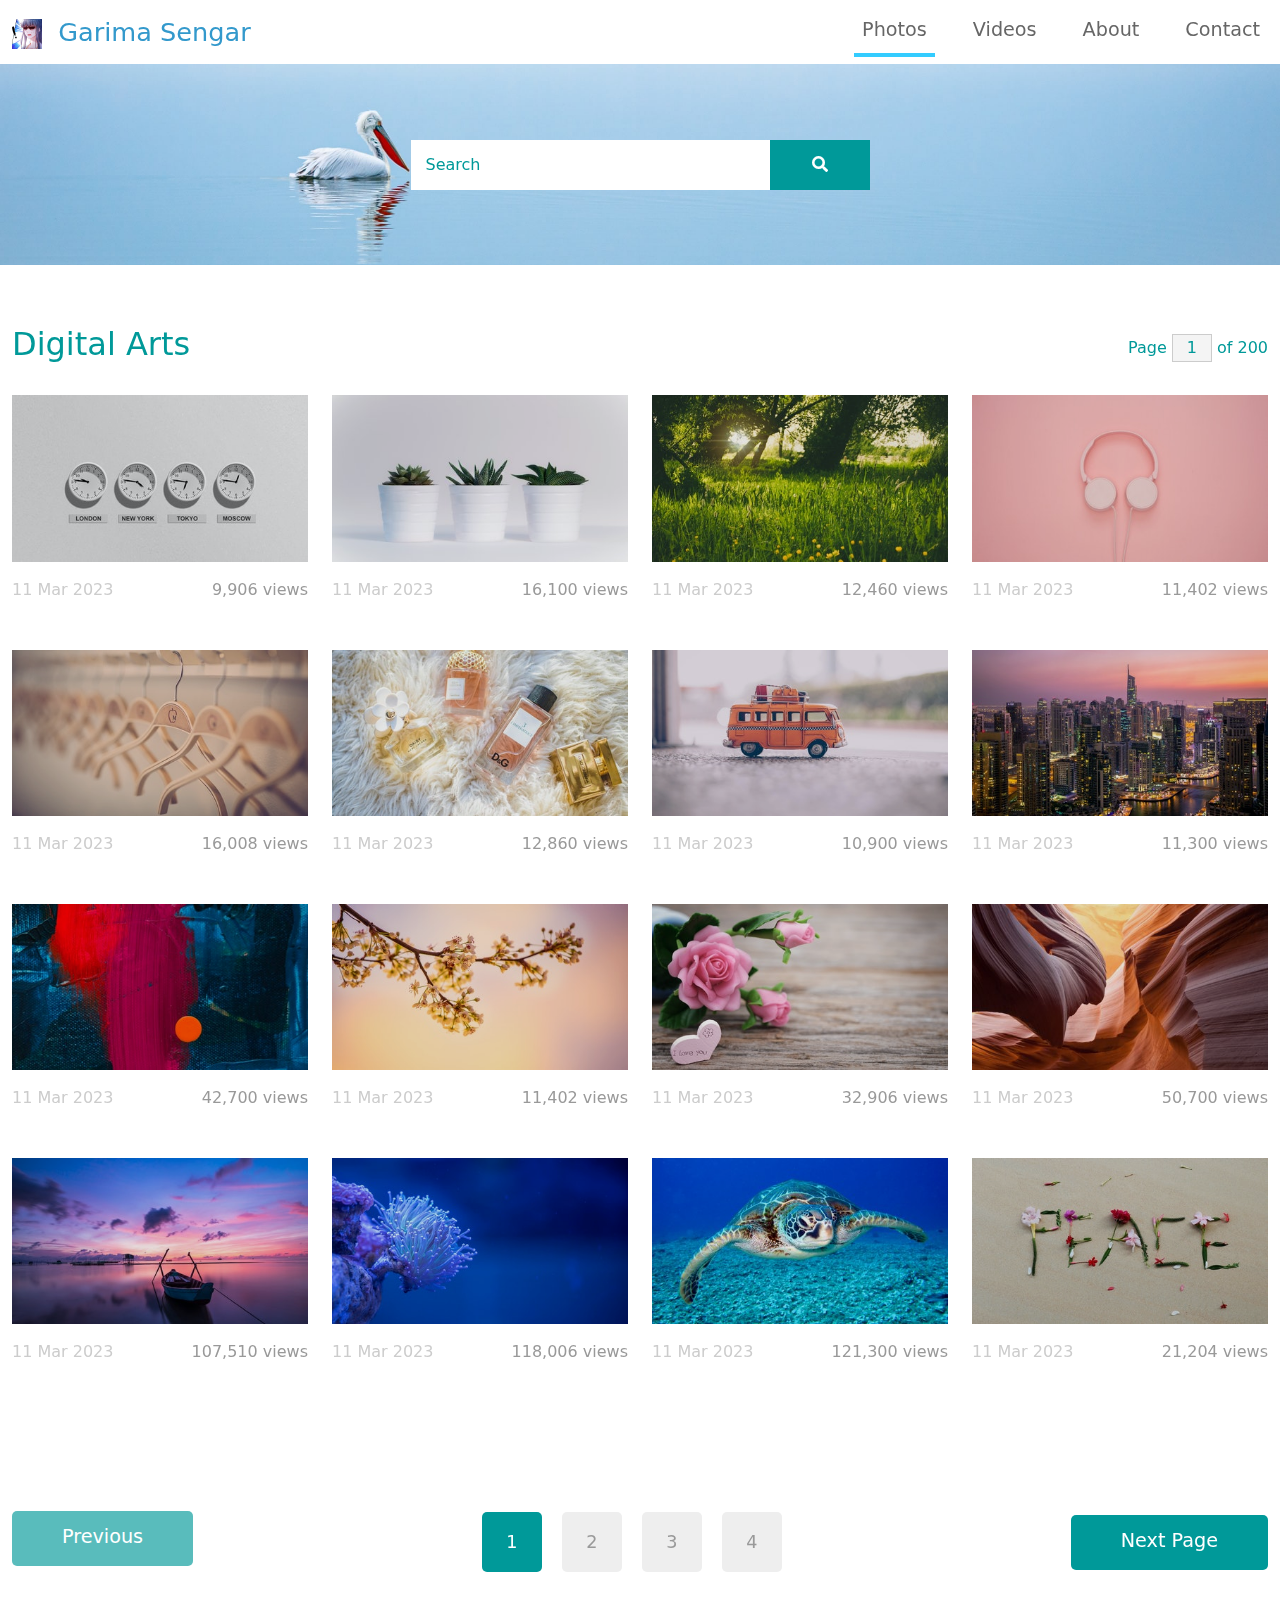
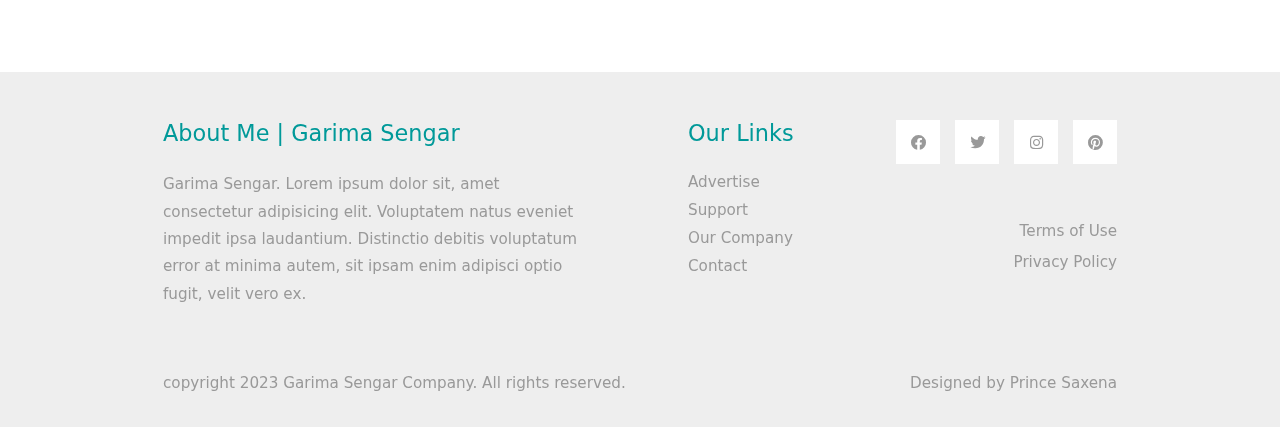
<file: index.html>
<!DOCTYPE html>
<html lang="en">
<head>
    <meta charset="UTF-8">
    <meta name="viewport" content="width=device-width, initial-scale=1.0">
    <title>Garima Sengar | Graphics Designer</title>
    <link rel="stylesheet" href="css/bootstrap.min.css">
    <link rel="stylesheet" href="fontawesome/css/all.min.css">
    <link rel="stylesheet" href="css/templatemo-style.css">

</head>
<body>
    <!-- Page Loader -->
    <div id="loader-wrapper">
        <div id="loader"></div>

        <div class="loader-section section-left"></div>
        <div class="loader-section section-right"></div>

    </div>
    <nav class="navbar navbar-expand-lg">
        <div class="container-fluid">
            <a class="navbar-brand" href="#">
                <img class="mr-2" width="30" height="30" src="img/garima_anim.jpg" alt="Logo"/>
                Garima Sengar
            </a>
            <button class="navbar-toggler" type="button" data-toggle="collapse" data-target="#navbarSupportedContent" aria-controls="navbarSupportedContent" aria-expanded="false" aria-label="Toggle navigation">
                <i class="fas fa-bars"></i>
            </button>
            <div class="collapse navbar-collapse" id="navbarSupportedContent">
            <ul class="navbar-nav ml-auto mb-2 mb-lg-0">
                <li class="nav-item">
                    <a class="nav-link nav-link-1 active" aria-current="page" href="index.html">Photos</a>
                </li>
                <li class="nav-item">
                    <a class="nav-link nav-link-2" href="videos.html">Videos</a>
                </li>
                <li class="nav-item">
                    <a class="nav-link nav-link-3" href="about.html">About</a>
                </li>
                <li class="nav-item">
                    <a class="nav-link nav-link-4" href="contact.html">Contact</a>
                </li>
            </ul>
            </div>
        </div>
    </nav>

    <div class="tm-hero d-flex justify-content-center align-items-center" data-parallax="scroll" data-image-src="img/hero.jpg">
        <form class="d-flex tm-search-form">
            <input class="form-control tm-search-input" type="search" placeholder="Search" aria-label="Search">
            <button class="btn btn-outline-success tm-search-btn" type="submit">
                <i class="fas fa-search"></i>
            </button>
        </form>
    </div>

    <div class="container-fluid tm-container-content tm-mt-60">
        <div class="row mb-4">
            <h2 class="col-6 tm-text-primary">
                Digital Arts
            </h2>
            <div class="col-6 d-flex justify-content-end align-items-center">
                <form action="" class="tm-text-primary">
                    Page <input type="text" value="1" size="1" class="tm-input-paging tm-text-primary"> of 200
                </form>
            </div>
        </div>
        <div class="row tm-mb-90 tm-gallery">
        	<div class="col-xl-3 col-lg-4 col-md-6 col-sm-6 col-12 mb-5">
                <figure class="effect-ming tm-video-item">
                    <img src="img/img-03.jpg" alt="Image" class="img-fluid">
                    <figcaption class="d-flex align-items-center justify-content-center">
                        <h2>Clocks</h2>
                        <a href="photo-detail.html">View more</a>
                    </figcaption>                    
                </figure>
                <div class="d-flex justify-content-between tm-text-gray">
                    <span class="tm-text-gray-light">11 Mar 2023</span>
                    <span>9,906 views</span>
                </div>
            </div>
            <div class="col-xl-3 col-lg-4 col-md-6 col-sm-6 col-12 mb-5">
                <figure class="effect-ming tm-video-item">
                    <img src="img/img-04.jpg" alt="Image" class="img-fluid">
                    <figcaption class="d-flex align-items-center justify-content-center">
                        <h2>Plants</h2>
                        <a href="photo-detail.html">View more</a>
                    </figcaption>                    
                </figure>
                <div class="d-flex justify-content-between tm-text-gray">
                    <span class="tm-text-gray-light">11 Mar 2023</span>
                    <span>16,100 views</span>
                </div>
            </div>
            <div class="col-xl-3 col-lg-4 col-md-6 col-sm-6 col-12 mb-5">
                <figure class="effect-ming tm-video-item">
                    <img src="img/img-05.jpg" alt="Image" class="img-fluid">
                    <figcaption class="d-flex align-items-center justify-content-center">
                        <h2>Morning</h2>
                        <a href="photo-detail.html">View more</a>
                    </figcaption>                    
                </figure>
                <div class="d-flex justify-content-between tm-text-gray">
                    <span class="tm-text-gray-light">11 Mar 2023</span>
                    <span>12,460 views</span>
                </div>
            </div>
            <div class="col-xl-3 col-lg-4 col-md-6 col-sm-6 col-12 mb-5">
                <figure class="effect-ming tm-video-item">
                    <img src="img/img-06.jpg" alt="Image" class="img-fluid">
                    <figcaption class="d-flex align-items-center justify-content-center">
                        <h2>Pinky</h2>
                        <a href="photo-detail.html">View more</a>
                    </figcaption>                    
                </figure>
                <div class="d-flex justify-content-between tm-text-gray">
                    <span class="tm-text-gray-light">11 Mar 2023</span>
                    <span>11,402 views</span>
                </div>
            </div>
            
            <div class="col-xl-3 col-lg-4 col-md-6 col-sm-6 col-12 mb-5">
                <figure class="effect-ming tm-video-item">
                    <img src="img/img-01.jpg" alt="Image" class="img-fluid">
                    <figcaption class="d-flex align-items-center justify-content-center">
                        <h2>Hangers</h2>
                        <a href="photo-detail.html">View more</a>
                    </figcaption>                    
                </figure>
                <div class="d-flex justify-content-between tm-text-gray">
                    <span class="tm-text-gray-light">11 Mar 2023</span>
                    <span>16,008 views</span>
                </div>
            </div>
            <div class="col-xl-3 col-lg-4 col-md-6 col-sm-6 col-12 mb-5">
                <figure class="effect-ming tm-video-item">
                    <img src="img/img-02.jpg" alt="Image" class="img-fluid">
                    <figcaption class="d-flex align-items-center justify-content-center">
                        <h2>Perfumes</h2>
                        <a href="photo-detail.html">View more</a>
                    </figcaption>                    
                </figure>
                <div class="d-flex justify-content-between tm-text-gray">
                    <span class="tm-text-gray-light">11 Mar 2023</span>
                    <span>12,860 views</span>
                </div>
            </div>
            <div class="col-xl-3 col-lg-4 col-md-6 col-sm-6 col-12 mb-5">
                <figure class="effect-ming tm-video-item">
                    <img src="img/img-07.jpg" alt="Image" class="img-fluid">
                    <figcaption class="d-flex align-items-center justify-content-center">
                        <h2>Bus</h2>
                        <a href="photo-detail.html">View more</a>
                    </figcaption>                    
                </figure>
                <div class="d-flex justify-content-between tm-text-gray">
                    <span class="tm-text-gray-light">11 Mar 2023</span>
                    <span>10,900 views</span>
                </div>
            </div>
            <div class="col-xl-3 col-lg-4 col-md-6 col-sm-6 col-12 mb-5">
                <figure class="effect-ming tm-video-item">
                    <img src="img/img-08.jpg" alt="Image" class="img-fluid">
                    <figcaption class="d-flex align-items-center justify-content-center">
                        <h2>New York</h2>
                        <a href="photo-detail.html">View more</a>
                    </figcaption>                    
                </figure>
                <div class="d-flex justify-content-between tm-text-gray">
                    <span class="tm-text-gray-light">11 Mar 2023</span>
                    <span>11,300 views</span>
                </div>
            </div>
            <div class="col-xl-3 col-lg-4 col-md-6 col-sm-6 col-12 mb-5">
                <figure class="effect-ming tm-video-item">
                    <img src="img/img-09.jpg" alt="Image" class="img-fluid">
                    <figcaption class="d-flex align-items-center justify-content-center">
                        <h2>Abstract</h2>
                        <a href="photo-detail.html">View more</a>
                    </figcaption>                    
                </figure>
                <div class="d-flex justify-content-between tm-text-gray">
                    <span class="tm-text-gray-light">11 Mar 2023</span>
                    <span>42,700 views</span>
                </div>
            </div>
            <div class="col-xl-3 col-lg-4 col-md-6 col-sm-6 col-12 mb-5">
                <figure class="effect-ming tm-video-item">
                    <img src="img/img-10.jpg" alt="Image" class="img-fluid">
                    <figcaption class="d-flex align-items-center justify-content-center">
                        <h2>Flowers</h2>
                        <a href="photo-detail.html">View more</a>
                    </figcaption>                    
                </figure>
                <div class="d-flex justify-content-between tm-text-gray">
                    <span class="tm-text-gray-light">11 Mar 2023</span>
                    <span>11,402 views</span>
                </div>
            </div>
            <div class="col-xl-3 col-lg-4 col-md-6 col-sm-6 col-12 mb-5">
                <figure class="effect-ming tm-video-item">
                    <img src="img/img-11.jpg" alt="Image" class="img-fluid">
                    <figcaption class="d-flex align-items-center justify-content-center">
                        <h2>Rosy</h2>
                        <a href="photo-detail.html">View more</a>
                    </figcaption>                    
                </figure>
                <div class="d-flex justify-content-between tm-text-gray">
                    <span class="tm-text-gray-light">11 Mar 2023</span>
                    <span>32,906 views</span>
                </div>
            </div>
            <div class="col-xl-3 col-lg-4 col-md-6 col-sm-6 col-12 mb-5">
                <figure class="effect-ming tm-video-item">
                    <img src="img/img-12.jpg" alt="Image" class="img-fluid">
                    <figcaption class="d-flex align-items-center justify-content-center">
                        <h2>Rocki</h2>
                        <a href="photo-detail.html">View more</a>
                    </figcaption>                    
                </figure>
                <div class="d-flex justify-content-between tm-text-gray">
                    <span class="tm-text-gray-light">11 Mar 2023</span>
                    <span>50,700 views</span>
                </div>
            </div>
            <div class="col-xl-3 col-lg-4 col-md-6 col-sm-6 col-12 mb-5">
                <figure class="effect-ming tm-video-item">
                    <img src="img/img-13.jpg" alt="Image" class="img-fluid">
                    <figcaption class="d-flex align-items-center justify-content-center">
                        <h2>Purple</h2>
                        <a href="photo-detail.html">View more</a>
                    </figcaption>                    
                </figure>
                <div class="d-flex justify-content-between tm-text-gray">
                    <span class="tm-text-gray-light">11 Mar 2023</span>
                    <span>107,510 views</span>
                </div>
            </div>
            <div class="col-xl-3 col-lg-4 col-md-6 col-sm-6 col-12 mb-5">
                <figure class="effect-ming tm-video-item">
                    <img src="img/img-14.jpg" alt="Image" class="img-fluid">
                    <figcaption class="d-flex align-items-center justify-content-center">
                        <h2>Sea</h2>
                        <a href="photo-detail.html">View more</a>
                    </figcaption>                    
                </figure>
                <div class="d-flex justify-content-between tm-text-gray">
                    <span class="tm-text-gray-light">11 Mar 2023</span>
                    <span>118,006 views</span>
                </div>
            </div>
            <div class="col-xl-3 col-lg-4 col-md-6 col-sm-6 col-12 mb-5">
                <figure class="effect-ming tm-video-item">
                    <img src="img/img-15.jpg" alt="Image" class="img-fluid">
                    <figcaption class="d-flex align-items-center justify-content-center">
                        <h2>Turtle</h2>
                        <a href="photo-detail.html">View more</a>
                    </figcaption>                    
                </figure>
                <div class="d-flex justify-content-between tm-text-gray">
                    <span class="tm-text-gray-light">11 Mar 2023</span>
                    <span>121,300 views</span>
                </div>
            </div>
            <div class="col-xl-3 col-lg-4 col-md-6 col-sm-6 col-12 mb-5">
                <figure class="effect-ming tm-video-item">
                    <img src="img/img-16.jpg" alt="Image" class="img-fluid">
                    <figcaption class="d-flex align-items-center justify-content-center">
                        <h2>Peace</h2>
                        <a href="photo-detail.html">View more</a>
                    </figcaption>                    
                </figure>
                <div class="d-flex justify-content-between tm-text-gray">
                    <span class="tm-text-gray-light">11 Mar 2023</span>
                    <span>21,204 views</span>
                </div>
            </div>         
        </div> <!-- row -->
        <div class="row tm-mb-90">
            <div class="col-12 d-flex justify-content-between align-items-center tm-paging-col">
                <a href="javascript:void(0);" class="btn btn-primary tm-btn-prev mb-2 disabled">Previous</a>
                <div class="tm-paging d-flex">
                    <a href="javascript:void(0);" class="active tm-paging-link">1</a>
                    <a href="javascript:void(0);" class="tm-paging-link">2</a>
                    <a href="javascript:void(0);" class="tm-paging-link">3</a>
                    <a href="javascript:void(0);" class="tm-paging-link">4</a>
                </div>
                <a href="javascript:void(0);" class="btn btn-primary tm-btn-next">Next Page</a>
            </div>            
        </div>
    </div> <!-- container-fluid, tm-container-content -->

    <footer class="tm-bg-gray pt-5 pb-3 tm-text-gray tm-footer">
        <div class="container-fluid tm-container-small">
            <div class="row">
                <div class="col-lg-6 col-md-12 col-12 px-5 mb-5">
                    <h3 class="tm-text-primary mb-4 tm-footer-title">About Me | Garima Sengar</h3>
                    <p>Garima Sengar. Lorem ipsum dolor sit, amet consectetur adipisicing elit.
                        Voluptatem natus eveniet impedit ipsa laudantium. Distinctio debitis voluptatum
                        error at minima autem, sit ipsam enim adipisci optio fugit, velit vero ex.</p>
                </div>
                <div class="col-lg-3 col-md-6 col-sm-6 col-12 px-5 mb-5">
                    <h3 class="tm-text-primary mb-4 tm-footer-title">Our Links</h3>
                    <ul class="tm-footer-links pl-0">
                        <li><a href="#">Advertise</a></li>
                        <li><a href="#">Support</a></li>
                        <li><a href="#">Our Company</a></li>
                        <li><a href="#">Contact</a></li>
                    </ul>
                </div>
                <div class="col-lg-3 col-md-6 col-sm-6 col-12 px-5 mb-5">
                    <ul class="tm-social-links d-flex justify-content-end pl-0 mb-5">
                        <li class="mb-2"><a href="https://facebook.com"><i class="fab fa-facebook"></i></a></li>
                        <li class="mb-2"><a href="https://twitter.com"><i class="fab fa-twitter"></i></a></li>
                        <li class="mb-2"><a href="https://instagram.com"><i class="fab fa-instagram"></i></a></li>
                        <li class="mb-2"><a href="https://pinterest.com"><i class="fab fa-pinterest"></i></a></li>
                    </ul>
                    <a href="#" class="tm-text-gray text-right d-block mb-2">Terms of Use</a>
                    <a href="#" class="tm-text-gray text-right d-block">Privacy Policy</a>
                </div>
            </div>
            <div class="row">
                <div class="col-lg-8 col-md-7 col-12 px-5 mb-3">
                    copyright 2023 Garima Sengar Company. All rights reserved.
                </div>
                <div class="col-lg-4 col-md-5 col-12 px-5 text-right">
                    Designed by <a href="https://www.linkedin.com/in/prince-saxena-250198140/" class="tm-text-gray" rel="sponsored" target="_parent">Prince Saxena </a>
                </div>
            </div>
        </div>
    </footer>
    
    <script src="js/plugins.js"></script>
    <script>
        $(window).on("load", function() {
            $('body').addClass('loaded');
        });
    </script>
</body>
</html>
</file>
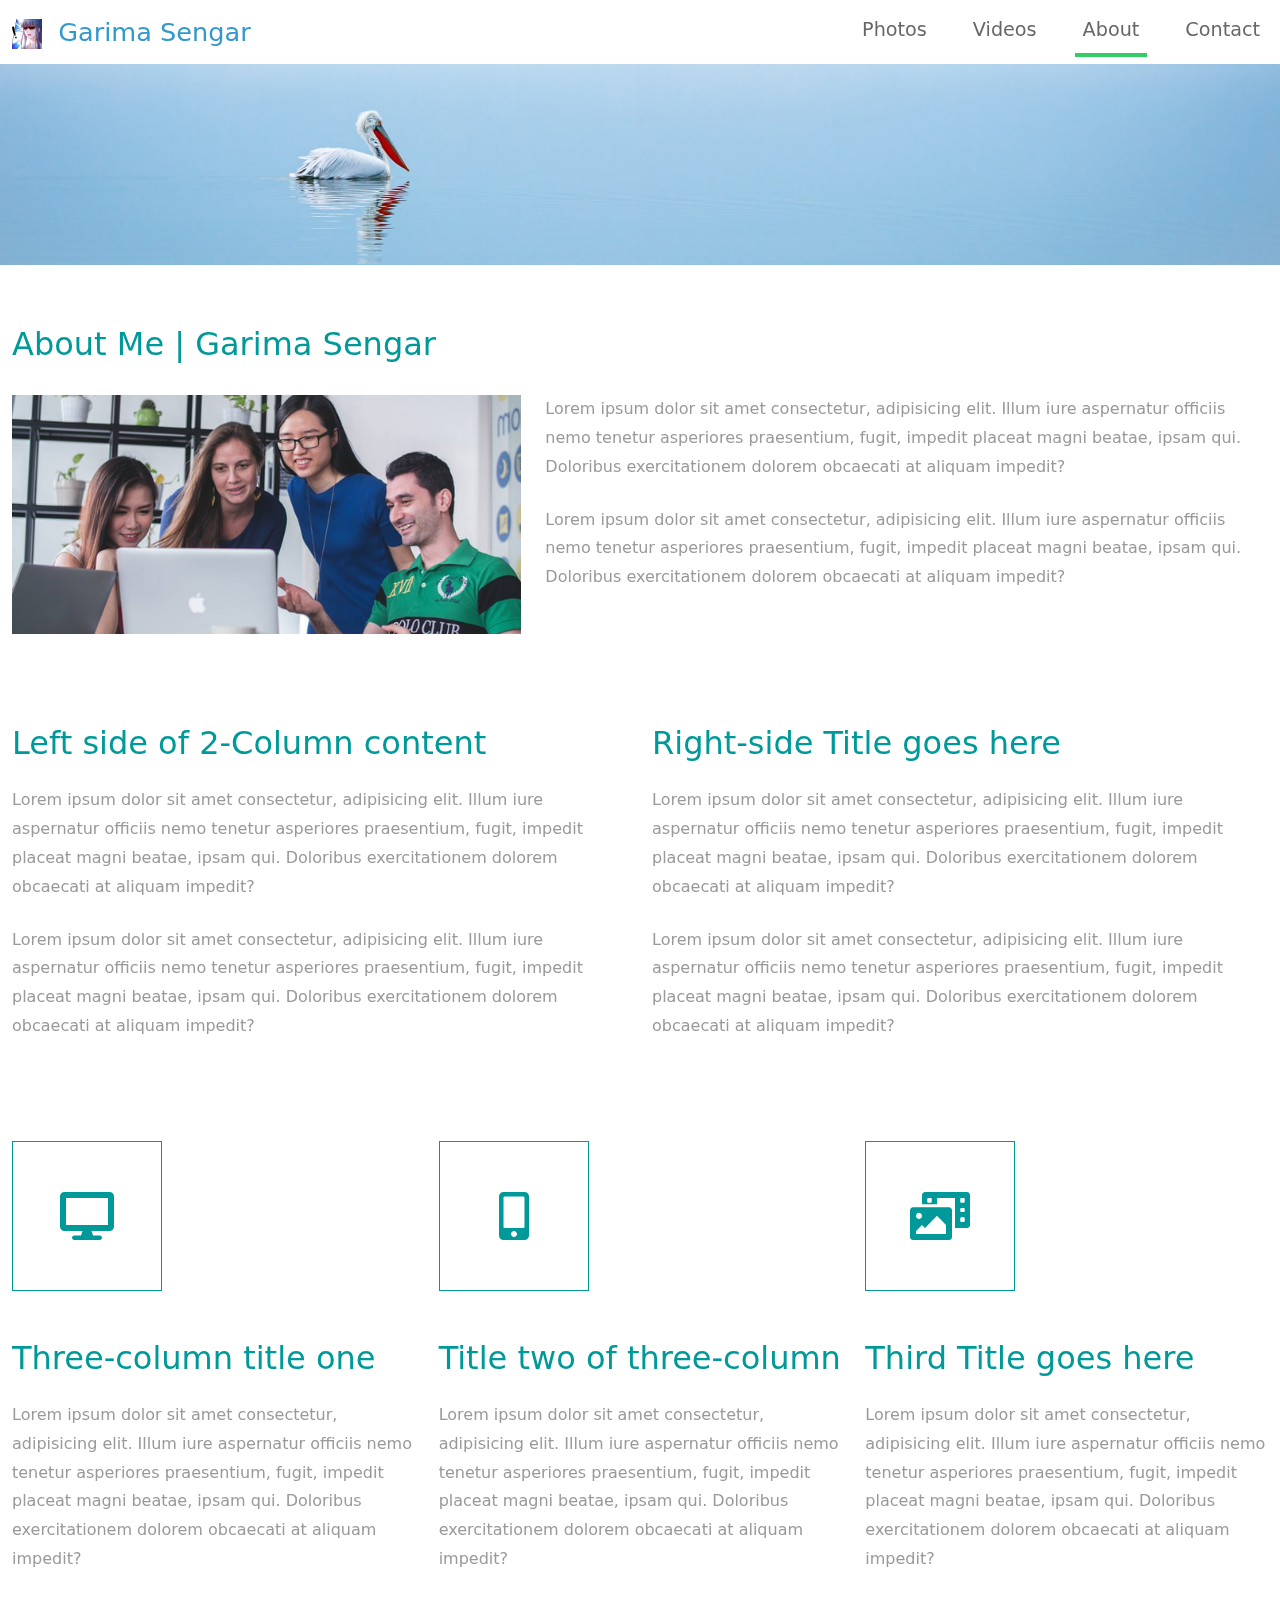
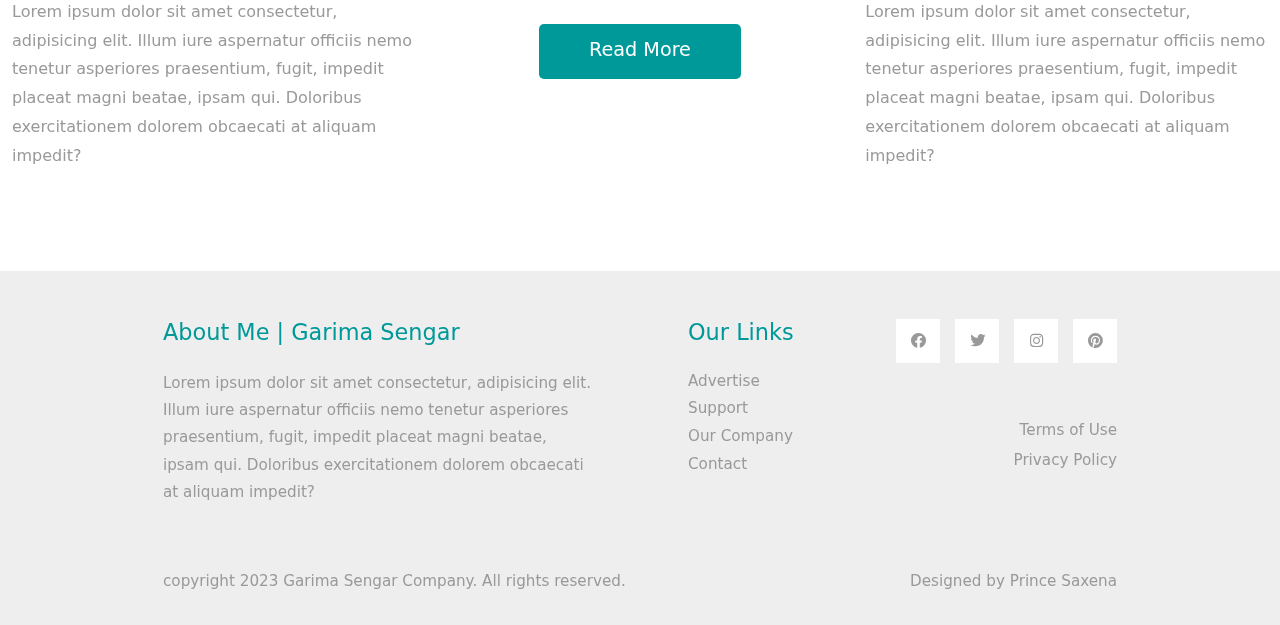
<file: about.html>
<!DOCTYPE html>
<html lang="en">
<head>
    <meta charset="UTF-8">
    <meta name="viewport" content="width=device-width, initial-scale=1.0">
    <title>About Me | Garima Sengar</title>
    <link rel="stylesheet" href="css/bootstrap.min.css">
    <link rel="stylesheet" href="fontawesome/css/all.min.css">
    <link rel="stylesheet" href="css/templatemo-style.css">
</head>
<body>
    <!-- Page Loader -->
    <div id="loader-wrapper">
        <div id="loader"></div>

        <div class="loader-section section-left"></div>
        <div class="loader-section section-right"></div>

    </div>
    <nav class="navbar navbar-expand-lg">
        <div class="container-fluid">
            <a class="navbar-brand" href="index.html">
                <img class="mr-2" width="30" height="30" src="img/garima_anim.jpg" alt="Logo"/>
                Garima Sengar
            </a>
            <button class="navbar-toggler" type="button" data-toggle="collapse" data-target="#navbarSupportedContent" aria-controls="navbarSupportedContent" aria-expanded="false" aria-label="Toggle navigation">
                <i class="fas fa-bars"></i>
            </button>
            <div class="collapse navbar-collapse" id="navbarSupportedContent">
            <ul class="navbar-nav ml-auto mb-2 mb-lg-0">
                <li class="nav-item">
                    <a class="nav-link nav-link-1" href="index.html">Photos</a>
                </li>
                <li class="nav-item">
                    <a class="nav-link nav-link-2" href="videos.html">Videos</a>
                </li>
                <li class="nav-item">
                    <a class="nav-link nav-link-3 active" aria-current="page" href="about.html">About</a>
                </li>
                <li class="nav-item">
                    <a class="nav-link nav-link-4" href="contact.html">Contact</a>
                </li>
            </ul>
            </div>
        </div>
    </nav>

    <div class="tm-hero d-flex justify-content-center align-items-center" data-parallax="scroll" data-image-src="img/hero.jpg"></div>

    <div class="container-fluid tm-mt-60">
        <div class="row mb-4">
            <h2 class="col-12 tm-text-primary">
                About Me | Garima Sengar
            </h2>
        </div>
        <div class="row tm-mb-74 tm-row-1640">            
            <div class="col-lg-5 col-md-6 col-12 mb-3">
                <img src="img/about.jpg" alt="Image" class="img-fluid">
            </div>
            <div class="col-lg-7 col-md-6 col-12">
                <div class="tm-about-img-text">
                    <p class="mb-4">
                   Lorem ipsum dolor sit amet consectetur, adipisicing elit.
                   Illum iure aspernatur officiis nemo tenetur asperiores praesentium, fugit,
                   impedit placeat magni beatae, ipsam qui. Doloribus exercitationem dolorem obcaecati at aliquam impedit?</p>
                    <p>
                        Lorem ipsum dolor sit amet consectetur, adipisicing elit.
                   Illum iure aspernatur officiis nemo tenetur asperiores praesentium, fugit,
                   impedit placeat magni beatae, ipsam qui. Doloribus exercitationem dolorem obcaecati at aliquam impedit?</p>
                </div>                
            </div>
        </div>
        <div class="row tm-mb-50">
            <div class="col-md-6 col-12">
                <div class="tm-about-2-col">
                    <h2 class="tm-text-primary mb-4">
                        Left side of 2-Column content
                    </h2>
                    <p class="mb-4">
                        Lorem ipsum dolor sit amet consectetur, adipisicing elit.
                   Illum iure aspernatur officiis nemo tenetur asperiores praesentium, fugit,
                   impedit placeat magni beatae, ipsam qui. Doloribus exercitationem dolorem obcaecati at aliquam impedit?</p>
                    <p>
                        Lorem ipsum dolor sit amet consectetur, adipisicing elit.
                   Illum iure aspernatur officiis nemo tenetur asperiores praesentium, fugit,
                   impedit placeat magni beatae, ipsam qui. Doloribus exercitationem dolorem obcaecati at aliquam impedit?</p>
                </div>                
            </div> 
            <div class="col-md-6 col-12">
                <div class="tm-about-2-col">
                    <h2 class="tm-text-primary mb-4">
                        Right-side Title goes here
                    </h2>
                    <p class="mb-4">
                        Lorem ipsum dolor sit amet consectetur, adipisicing elit.
                   Illum iure aspernatur officiis nemo tenetur asperiores praesentium, fugit,
                   impedit placeat magni beatae, ipsam qui. Doloribus exercitationem dolorem obcaecati at aliquam impedit?</p>
                    <p>
                        Lorem ipsum dolor sit amet consectetur, adipisicing elit.
                   Illum iure aspernatur officiis nemo tenetur asperiores praesentium, fugit,
                   impedit placeat magni beatae, ipsam qui. Doloribus exercitationem dolorem obcaecati at aliquam impedit?</p>
                </div>                
            </div>     
        </div> <!-- row -->
        <div class="row tm-mb-50">
            <div class="col-md-4 col-12">
                <div class="tm-about-3-col">
                    <div class="tm-about-icon-container mb-5">
                        <i class="fas fa-desktop fa-3x tm-text-primary"></i>
                    </div>                
                    <h2 class="tm-text-primary mb-4">Three-column title one</h2>
                    <p class="mb-4"> Lorem ipsum dolor sit amet consectetur, adipisicing elit.
                        Illum iure aspernatur officiis nemo tenetur asperiores praesentium, fugit,
                        impedit placeat magni beatae, ipsam qui. Doloribus exercitationem dolorem obcaecati at aliquam impedit?</p>
                        <p> Lorem ipsum dolor sit amet consectetur, adipisicing elit.
                            Illum iure aspernatur officiis nemo tenetur asperiores praesentium, fugit,
                            impedit placeat magni beatae, ipsam qui. Doloribus exercitationem dolorem obcaecati at aliquam impedit?
                        </p></div>                
            </div>
            <div class="col-md-4 col-12">
                <div class="tm-about-3-col">
                    <div class="tm-about-icon-container mb-5">
                        <i class="fas fa-mobile-alt fa-3x tm-text-primary"></i>
                    </div>                
                    <h2 class="tm-text-primary mb-4">Title two of three-column</h2>
                    <p class="tm-mb-50"> Lorem ipsum dolor sit amet consectetur, adipisicing elit.
                        Illum iure aspernatur officiis nemo tenetur asperiores praesentium, fugit,
                        impedit placeat magni beatae, ipsam qui. Doloribus exercitationem dolorem obcaecati at aliquam impedit?</p>
                        <div class="text-center">
                        <a href="#" class="btn btn-primary">Read More</a>
                    </div>
                </div>                
            </div>
            <div class="col-md-4 col-12">
                <div class="tm-about-3-col">
                    <div class="tm-about-icon-container mb-5">
                        <i class="fas fa-photo-video fa-3x tm-text-primary"></i>
                    </div>                
                    <h2 class="tm-text-primary mb-4">Third Title goes here</h2>
                    <p class="mb-4"> Lorem ipsum dolor sit amet consectetur, adipisicing elit.
                        Illum iure aspernatur officiis nemo tenetur asperiores praesentium, fugit,
                        impedit placeat magni beatae, ipsam qui. Doloribus exercitationem dolorem obcaecati at aliquam impedit?</p>
                        <p> Lorem ipsum dolor sit amet consectetur, adipisicing elit.
                            Illum iure aspernatur officiis nemo tenetur asperiores praesentium, fugit,
                            impedit placeat magni beatae, ipsam qui. Doloribus exercitationem dolorem obcaecati at aliquam impedit?</p></div>                
            </div>
        </div>
    </div> <!-- container-fluid, tm-container-content -->

    <footer class="tm-bg-gray pt-5 pb-3 tm-text-gray tm-footer">
        <div class="container-fluid tm-container-small">
            <div class="row">
                <div class="col-lg-6 col-md-12 col-12 px-5 mb-5">
                    <h3 class="tm-text-primary mb-4 tm-footer-title">About Me | Garima Sengar</h3>
                    <p> Lorem ipsum dolor sit amet consectetur, adipisicing elit.
                        Illum iure aspernatur officiis nemo tenetur asperiores praesentium, fugit,
                        impedit placeat magni beatae, ipsam qui. Doloribus exercitationem dolorem obcaecati at aliquam impedit?
                    </p>
                </div>
                <div class="col-lg-3 col-md-6 col-sm-6 col-12 px-5 mb-5">
                    <h3 class="tm-text-primary mb-4 tm-footer-title">Our Links</h3>
                    <ul class="tm-footer-links pl-0">
                        <li><a href="#">Advertise</a></li>
                        <li><a href="#">Support</a></li>
                        <li><a href="#">Our Company</a></li>
                        <li><a href="#">Contact</a></li>
                    </ul>
                </div>
                <div class="col-lg-3 col-md-6 col-sm-6 col-12 px-5 mb-5">
                    <ul class="tm-social-links d-flex justify-content-end pl-0 mb-5">
                        <li class="mb-2"><a href="https://facebook.com"><i class="fab fa-facebook"></i></a></li>
                        <li class="mb-2"><a href="https://twitter.com"><i class="fab fa-twitter"></i></a></li>
                        <li class="mb-2"><a href="https://instagram.com"><i class="fab fa-instagram"></i></a></li>
                        <li class="mb-2"><a href="https://pinterest.com"><i class="fab fa-pinterest"></i></a></li>
                    </ul>
                    <a href="#" class="tm-text-gray text-right d-block mb-2">Terms of Use</a>
                    <a href="#" class="tm-text-gray text-right d-block">Privacy Policy</a>
                </div>
            </div>
            <div class="row">
                <div class="col-lg-8 col-md-7 col-12 px-5 mb-3">
                    copyright 2023 Garima Sengar Company. All rights reserved.
                </div>
                <div class="col-lg-4 col-md-5 col-12 px-5 text-right">
                    Designed by <a href="https://www.linkedin.com/in/prince-saxena-250198140/" class="tm-text-gray" rel="sponsored" target="_parent">Prince Saxena </a>
                </div>
            </div>
        </div>
    </footer>
    
    <script src="js/plugins.js"></script>
    <script>
        $(window).on("load", function() {
            $('body').addClass('loaded');
        });
    </script>
</body>
</html>
</file>
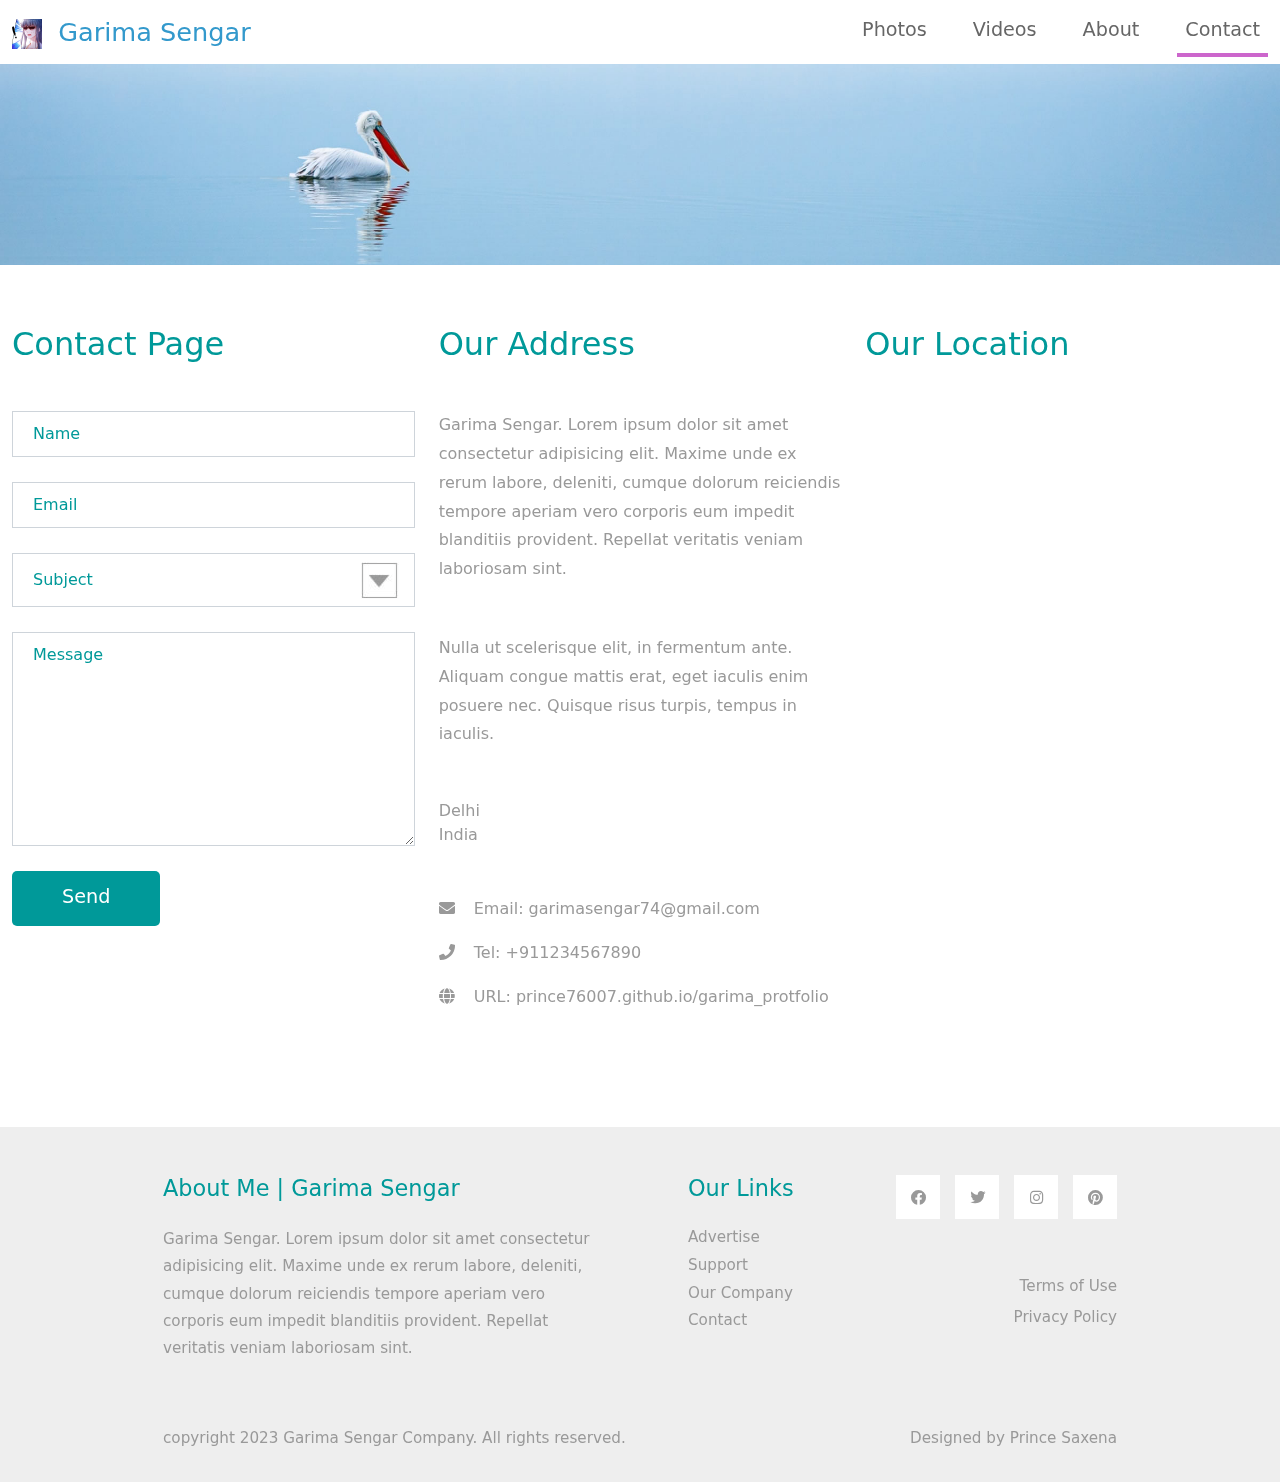
<file: contact.html>
<!DOCTYPE html>
<html lang="en">
<head>
    <meta charset="UTF-8">
    <meta name="viewport" content="width=device-width, initial-scale=1.0">
    <title>Garima Sengar | Contact page</title>
    <link rel="stylesheet" href="css/bootstrap.min.css">
    <link rel="stylesheet" href="fontawesome/css/all.min.css">
    <link rel="stylesheet" href="css/templatemo-style.css">

</head>
<body>
    <!-- Page Loader -->
    <div id="loader-wrapper">
        <div id="loader"></div>

        <div class="loader-section section-left"></div>
        <div class="loader-section section-right"></div>

    </div>
    <nav class="navbar navbar-expand-lg">
        <div class="container-fluid">
            <a class="navbar-brand" href="index.html">
                <img class="mr-2" width="30" height="30" src="img/garima_anim.jpg" alt="Logo"/>
                Garima Sengar
            </a>
            <button class="navbar-toggler" type="button" data-toggle="collapse" data-target="#navbarSupportedContent" aria-controls="navbarSupportedContent" aria-expanded="false" aria-label="Toggle navigation">
                <i class="fas fa-bars"></i>
            </button>
            <div class="collapse navbar-collapse" id="navbarSupportedContent">
            <ul class="navbar-nav ml-auto mb-2 mb-lg-0">
                <li class="nav-item">
                    <a class="nav-link nav-link-1" href="index.html">Photos</a>
                </li>
                <li class="nav-item">
                    <a class="nav-link nav-link-2" href="videos.html">Videos</a>
                </li>
                <li class="nav-item">
                    <a class="nav-link nav-link-3" href="about.html">About</a>
                </li>
                <li class="nav-item">
                    <a class="nav-link nav-link-4 active" aria-current="page" href="contact.html">Contact</a>
                </li>
            </ul>
            </div>
        </div>
    </nav>

    <div class="tm-hero d-flex justify-content-center align-items-center" data-parallax="scroll" data-image-src="img/hero.jpg"></div>

    <div class="container-fluid tm-mt-60">
        <div class="row tm-mb-50">
            <div class="col-lg-4 col-12 mb-5">
                <h2 class="tm-text-primary mb-5">Contact Page</h2>
                <form id="contact-form" action="" method="POST" class="tm-contact-form mx-auto">
                    <div class="form-group">
                        <input type="text" name="name" class="form-control rounded-0" placeholder="Name" required />
                    </div>
                    <div class="form-group">
                        <input type="email" name="email" class="form-control rounded-0" placeholder="Email" required />
                    </div>
                    <div class="form-group">
                        <select class="form-control" id="contact-select" name="inquiry">
                            <option value="-">Subject</option>
                            <option value="sales">Sales &amp; Marketing</option>
                            <option value="creative">Creative Design</option>
                            <option value="uiux">UI / UX</option>
                        </select>
                    </div>
                    <div class="form-group">
                        <textarea rows="8" name="message" class="form-control rounded-0" placeholder="Message" required=></textarea>
                    </div>

                    <div class="form-group tm-text-right">
                        <button type="submit" class="btn btn-primary">Send</button>
                    </div>
                </form>                
            </div>
            <div class="col-lg-4 col-12 mb-5">
                <div class="tm-address-col">
                    <h2 class="tm-text-primary mb-5">Our Address</h2>
                    <p class="tm-mb-50">Garima Sengar. Lorem ipsum dolor sit amet consectetur adipisicing elit. 
                        Maxime unde ex rerum labore, deleniti, cumque dolorum reiciendis tempore 
                        aperiam vero corporis eum impedit blanditiis provident. Repellat veritatis
                         veniam laboriosam sint. </p>
                    <p class="tm-mb-50">Nulla ut scelerisque elit, in fermentum ante. Aliquam congue mattis erat, eget iaculis enim posuere nec. Quisque risus turpis, tempus in iaculis.</p>
                    <address class="tm-text-gray tm-mb-50">
                        Delhi<br>
                        India
                    </address>
                    <ul class="tm-contacts">
                        <li>
                            <a href="mailto:garimasengar74@gmail.com" class="tm-text-gray">
                                <i class="fas fa-envelope"></i>
                                Email: garimasengar74@gmail.com
                            </a>
                        </li>
                        <li>
                            <a href="tel:+911234567890" class="tm-text-gray">
                                <i class="fas fa-phone"></i>
                                Tel: +911234567890
                            </a>
                        </li>
                        <li>
                            <a href="https://prince76007.github.io/garima_protfolio" class="tm-text-gray">
                                <i class="fas fa-globe"></i>
                                URL: prince76007.github.io/garima_protfolio
                            </a>
                        </li>
                    </ul>
                </div>                
            </div>
            <div class="col-lg-4 col-12">
                <h2 class="tm-text-primary mb-5">Our Location</h2>
                <!-- Map -->
                <div class="mapouter mb-4">
                    <div class="gmap-canvas">
                        <iframe width="100%" height="520" id="gmap-canvas"
                            src="https://www.google.com/maps/embed?pb=!1m18!1m12!1m3!1d448194.82162352453!2d77.09323125!3d28.6440836!2m3!1f0!2f0!3f0!3m2!1i1024!2i768!4f13.1!3m3!1m2!1s0x390cfd5b347eb62d%3A0x37205b715389640!2sDelhi!5e0!3m2!1sen!2sin!4v1679079816394!5m2!1sen!2sin"
                            frameborder="0" scrolling="no" marginheight="0" marginwidth="0" loading="'lazy" referrerpolicy="no-referrer-when-downgrade"></iframe>
                    </div>
                </div>               
            </div>
        </div>
    </div> <!-- container-fluid, tm-container-content -->

    <footer class="tm-bg-gray pt-5 pb-3 tm-text-gray tm-footer">
        <div class="container-fluid tm-container-small">
            <div class="row">
                <div class="col-lg-6 col-md-12 col-12 px-5 mb-5">
                    <h3 class="tm-text-primary mb-4 tm-footer-title">About Me | Garima Sengar</h3>
                    <p>Garima Sengar. Lorem ipsum dolor sit amet consectetur adipisicing elit. 
                        Maxime unde ex rerum labore, deleniti, cumque dolorum reiciendis tempore 
                        aperiam vero corporis eum impedit blanditiis provident. Repellat veritatis
                         veniam laboriosam sint.</p></div>
                <div class="col-lg-3 col-md-6 col-sm-6 col-12 px-5 mb-5">
                    <h3 class="tm-text-primary mb-4 tm-footer-title">Our Links</h3>
                    <ul class="tm-footer-links pl-0">
                        <li><a href="#">Advertise</a></li>
                        <li><a href="#">Support</a></li>
                        <li><a href="#">Our Company</a></li>
                        <li><a href="#">Contact</a></li>
                    </ul>
                </div>
                <div class="col-lg-3 col-md-6 col-sm-6 col-12 px-5 mb-5">
                    <ul class="tm-social-links d-flex justify-content-end pl-0 mb-5">
                        <li class="mb-2"><a href="https://facebook.com"><i class="fab fa-facebook"></i></a></li>
                        <li class="mb-2"><a href="https://twitter.com"><i class="fab fa-twitter"></i></a></li>
                        <li class="mb-2"><a href="https://instagram.com"><i class="fab fa-instagram"></i></a></li>
                        <li class="mb-2"><a href="https://pinterest.com"><i class="fab fa-pinterest"></i></a></li>
                    </ul>
                    <a href="#" class="tm-text-gray text-right d-block mb-2">Terms of Use</a>
                    <a href="#" class="tm-text-gray text-right d-block">Privacy Policy</a>
                </div>
            </div>
            <div class="row">
                <div class="col-lg-8 col-md-7 col-12 px-5 mb-3">
                    copyright 2023 Garima Sengar Company. All rights reserved.
                </div>
                <div class="col-lg-4 col-md-5 col-12 px-5 text-right">
                    Designed by <a href="https://www.linkedin.com/in/prince-saxena-250198140/" class="tm-text-gray" rel="sponsored" target="_parent">Prince Saxena </a>
                </div>
            </div>
        </div>
    </footer>
    
    <script src="js/plugins.js"></script>
    <script>
        $(window).on("load", function() {
            $('body').addClass('loaded');
        });
    </script>
</body>
</html>
</file>
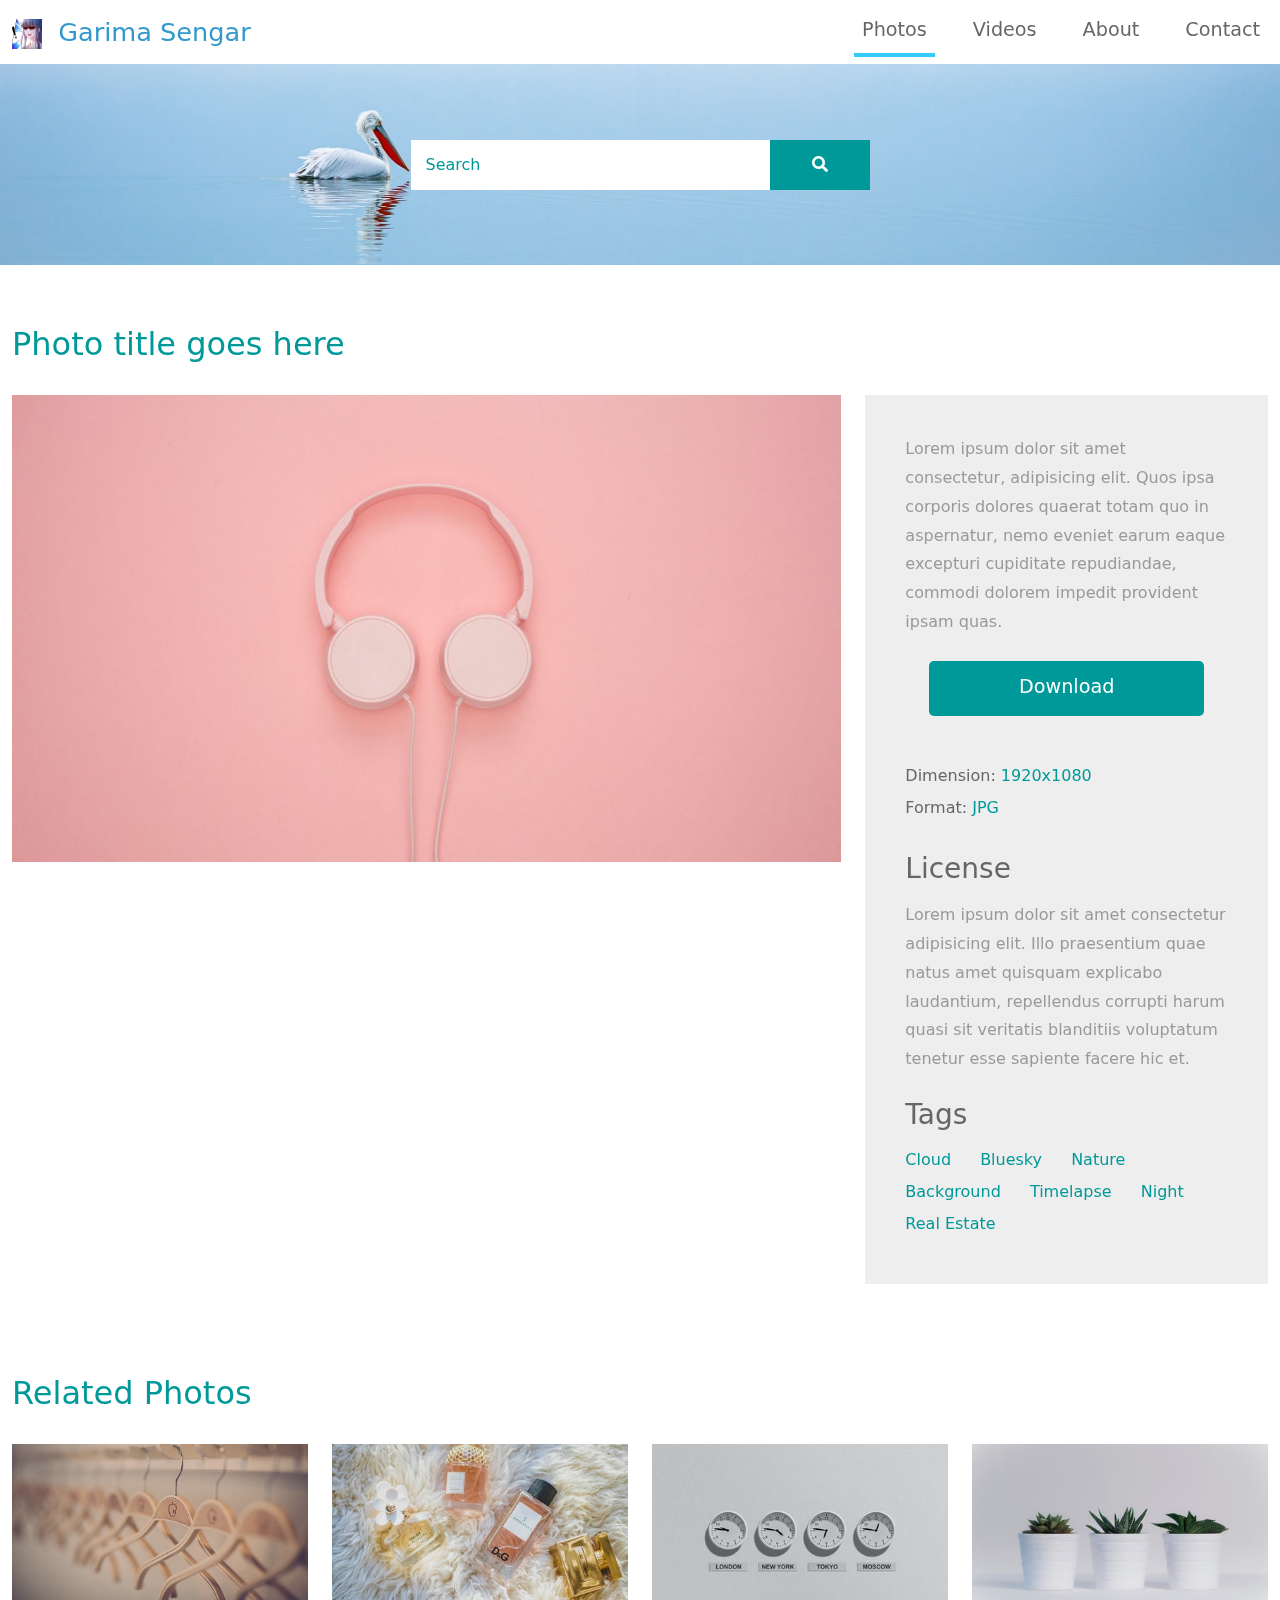
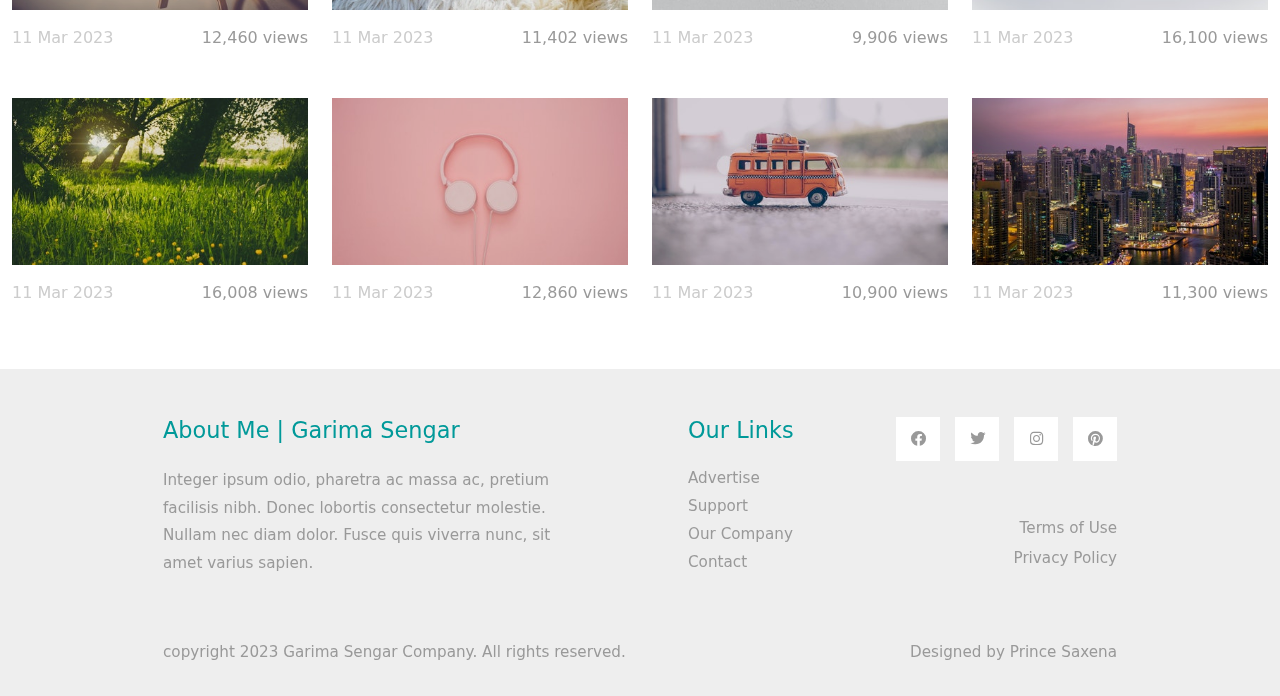
<file: photo-detail.html>
<!DOCTYPE html>
<html lang="en">
<head>
    <meta charset="UTF-8">
    <meta name="viewport" content="width=device-width, initial-scale=1.0">
    <title>Garima Sengar | Photo Detail Page</title>
    <link rel="stylesheet" href="css/bootstrap.min.css">
    <link rel="stylesheet" href="fontawesome/css/all.min.css">
    <link rel="stylesheet" href="css/templatemo-style.css">
</head>
<body>
    <!-- Page Loader -->
    <div id="loader-wrapper">
        <div id="loader"></div>

        <div class="loader-section section-left"></div>
        <div class="loader-section section-right"></div>

    </div>
    <nav class="navbar navbar-expand-lg">
        <div class="container-fluid">
            <a class="navbar-brand" href="index.html">
                <img class="mr-2" width="30" height="30" src="img/garima_anim.jpg" alt="Logo"/>
                Garima Sengar
            </a>
            <button class="navbar-toggler" type="button" data-toggle="collapse" data-target="#navbarSupportedContent" aria-controls="navbarSupportedContent" aria-expanded="false" aria-label="Toggle navigation">
                <i class="fas fa-bars"></i>
            </button>
            <div class="collapse navbar-collapse" id="navbarSupportedContent">
            <ul class="navbar-nav ml-auto mb-2 mb-lg-0">
                <li class="nav-item">
                    <a class="nav-link nav-link-1 active" aria-current="page" href="index.html">Photos</a>
                </li>
                <li class="nav-item">
                    <a class="nav-link nav-link-2" href="videos.html">Videos</a>
                </li>
                <li class="nav-item">
                    <a class="nav-link nav-link-3" href="about.html">About</a>
                </li>
                <li class="nav-item">
                    <a class="nav-link nav-link-4" href="contact.html">Contact</a>
                </li>
            </ul>
            </div>
        </div>
    </nav>

    <div class="tm-hero d-flex justify-content-center align-items-center" data-parallax="scroll" data-image-src="img/hero.jpg">
        <form class="d-flex tm-search-form">
            <input class="form-control tm-search-input" type="search" placeholder="Search" aria-label="Search">
            <button class="btn btn-outline-success tm-search-btn" type="submit">
                <i class="fas fa-search"></i>
            </button>
        </form>
    </div>

    <div class="container-fluid tm-container-content tm-mt-60">
        <div class="row mb-4">
            <h2 class="col-12 tm-text-primary">Photo title goes here</h2>
        </div>
        <div class="row tm-mb-90">            
            <div class="col-xl-8 col-lg-7 col-md-6 col-sm-12">
                <img src="img/img-01-big.jpg" alt="Image" class="img-fluid">
            </div>
            <div class="col-xl-4 col-lg-5 col-md-6 col-sm-12">
                <div class="tm-bg-gray tm-video-details">
                    <p class="mb-4">
                        Lorem ipsum dolor sit amet consectetur, adipisicing elit. 
                        Quos ipsa corporis dolores quaerat totam quo in aspernatur, 
                        nemo eveniet earum eaque excepturi cupiditate repudiandae, 
                        commodi dolorem impedit provident ipsam quas.
                    </p>
                    <div class="text-center mb-5">
                        <a href="#" class="btn btn-primary tm-btn-big">Download</a>
                    </div>                    
                    <div class="mb-4 d-flex flex-wrap">
                        <div class="mr-4 mb-2">
                            <span class="tm-text-gray-dark">Dimension: </span><span class="tm-text-primary">1920x1080</span>
                        </div>
                        <div class="mr-4 mb-2">
                            <span class="tm-text-gray-dark">Format: </span><span class="tm-text-primary">JPG</span>
                        </div>
                    </div>
                    <div class="mb-4">
                        <h3 class="tm-text-gray-dark mb-3">License</h3>
                        <p>Lorem ipsum dolor sit amet consectetur adipisicing elit. 
                            Illo praesentium quae natus amet quisquam explicabo laudantium, 
                            repellendus corrupti harum quasi sit veritatis blanditiis voluptatum tenetur esse sapiente facere hic et.
                        </p>
                    </div>
                    <div>
                        <h3 class="tm-text-gray-dark mb-3">Tags</h3>
                        <a href="#" class="tm-text-primary mr-4 mb-2 d-inline-block">Cloud</a>
                        <a href="#" class="tm-text-primary mr-4 mb-2 d-inline-block">Bluesky</a>
                        <a href="#" class="tm-text-primary mr-4 mb-2 d-inline-block">Nature</a>
                        <a href="#" class="tm-text-primary mr-4 mb-2 d-inline-block">Background</a>
                        <a href="#" class="tm-text-primary mr-4 mb-2 d-inline-block">Timelapse</a>
                        <a href="#" class="tm-text-primary mr-4 mb-2 d-inline-block">Night</a>
                        <a href="#" class="tm-text-primary mr-4 mb-2 d-inline-block">Real Estate</a>
                    </div>
                </div>
            </div>
        </div>
        <div class="row mb-4">
            <h2 class="col-12 tm-text-primary">
                Related Photos
            </h2>
        </div>
        <div class="row mb-3 tm-gallery">
            <div class="col-xl-3 col-lg-4 col-md-6 col-sm-6 col-12 mb-5">
                <figure class="effect-ming tm-video-item">
                    <img src="img/img-01.jpg" alt="Image" class="img-fluid">
                    <figcaption class="d-flex align-items-center justify-content-center">
                        <h2>Hangers</h2>
                        <a href="#">View more</a>
                    </figcaption>                    
                </figure>
                <div class="d-flex justify-content-between tm-text-gray">
                    <span class="tm-text-gray-light">11 Mar 2023</span>
                    <span>12,460 views</span>
                </div>
            </div>
            <div class="col-xl-3 col-lg-4 col-md-6 col-sm-6 col-12 mb-5">
                <figure class="effect-ming tm-video-item">
                    <img src="img/img-02.jpg" alt="Image" class="img-fluid">
                    <figcaption class="d-flex align-items-center justify-content-center">
                        <h2>Perfumes</h2>
                        <a href="#">View more</a>
                    </figcaption>                    
                </figure>
                <div class="d-flex justify-content-between tm-text-gray">
                    <span class="tm-text-gray-light">11 Mar 2023</span>
                    <span>11,402 views</span>
                </div>
            </div>
            <div class="col-xl-3 col-lg-4 col-md-6 col-sm-6 col-12 mb-5">
                <figure class="effect-ming tm-video-item">
                    <img src="img/img-03.jpg" alt="Image" class="img-fluid">
                    <figcaption class="d-flex align-items-center justify-content-center">
                        <h2>Clocks</h2>
                        <a href="#">View more</a>
                    </figcaption>                    
                </figure>
                <div class="d-flex justify-content-between tm-text-gray">
                    <span class="tm-text-gray-light">11 Mar 2023</span>
                    <span>9,906 views</span>
                </div>
            </div>
            <div class="col-xl-3 col-lg-4 col-md-6 col-sm-6 col-12 mb-5">
                <figure class="effect-ming tm-video-item">
                    <img src="img/img-04.jpg" alt="Image" class="img-fluid">
                    <figcaption class="d-flex align-items-center justify-content-center">
                        <h2>Plants</h2>
                        <a href="#">View more</a>
                    </figcaption>                    
                </figure>
                <div class="d-flex justify-content-between tm-text-gray">
                    <span class="tm-text-gray-light">11 Mar 2023</span>
                    <span>16,100 views</span>
                </div>
            </div>
            <div class="col-xl-3 col-lg-4 col-md-6 col-sm-6 col-12 mb-5">
                <figure class="effect-ming tm-video-item">
                    <img src="img/img-05.jpg" alt="Image" class="img-fluid">
                    <figcaption class="d-flex align-items-center justify-content-center">
                        <h2>Morning</h2>
                        <a href="#">View more</a>
                    </figcaption>                    
                </figure>
                <div class="d-flex justify-content-between tm-text-gray">
                    <span class="tm-text-gray-light">11 Mar 2023</span>
                    <span>16,008 views</span>
                </div>
            </div>
            <div class="col-xl-3 col-lg-4 col-md-6 col-sm-6 col-12 mb-5">
                <figure class="effect-ming tm-video-item">
                    <img src="img/img-06.jpg" alt="Image" class="img-fluid">
                    <figcaption class="d-flex align-items-center justify-content-center">
                        <h2>Pinky</h2>
                        <a href="#">View more</a>
                    </figcaption>                    
                </figure>
                <div class="d-flex justify-content-between tm-text-gray">
                    <span class="tm-text-gray-light">11 Mar 2023</span>
                    <span>12,860 views</span>
                </div>
            </div>
            <div class="col-xl-3 col-lg-4 col-md-6 col-sm-6 col-12 mb-5">
                <figure class="effect-ming tm-video-item">
                    <img src="img/img-07.jpg" alt="Image" class="img-fluid">
                    <figcaption class="d-flex align-items-center justify-content-center">
                        <h2>Bus</h2>
                        <a href="#">View more</a>
                    </figcaption>                    
                </figure>
                <div class="d-flex justify-content-between tm-text-gray">
                    <span class="tm-text-gray-light">11 Mar 2023</span>
                    <span>10,900 views</span>
                </div>
            </div>
            <div class="col-xl-3 col-lg-4 col-md-6 col-sm-6 col-12 mb-5">
                <figure class="effect-ming tm-video-item">
                    <img src="img/img-08.jpg" alt="Image" class="img-fluid">
                    <figcaption class="d-flex align-items-center justify-content-center">
                        <h2>New York</h2>
                        <a href="#">View more</a>
                    </figcaption>                    
                </figure>
                <div class="d-flex justify-content-between tm-text-gray">
                    <span class="tm-text-gray-light">11 Mar 2023</span>
                    <span>11,300 views</span>
                </div>
            </div>        
        </div> <!-- row -->
    </div> <!-- container-fluid, tm-container-content -->

    <footer class="tm-bg-gray pt-5 pb-3 tm-text-gray tm-footer">
        <div class="container-fluid tm-container-small">
            <div class="row">
                <div class="col-lg-6 col-md-12 col-12 px-5 mb-5">
                    <h3 class="tm-text-primary mb-4 tm-footer-title">About Me | Garima Sengar</h3>
                    <p>Integer ipsum odio, pharetra ac massa ac, pretium facilisis nibh. Donec lobortis consectetur molestie. Nullam nec diam dolor. Fusce quis viverra nunc, sit amet varius sapien.</p>
                </div>
                <div class="col-lg-3 col-md-6 col-sm-6 col-12 px-5 mb-5">
                    <h3 class="tm-text-primary mb-4 tm-footer-title">Our Links</h3>
                    <ul class="tm-footer-links pl-0">
                        <li><a href="#">Advertise</a></li>
                        <li><a href="#">Support</a></li>
                        <li><a href="#">Our Company</a></li>
                        <li><a href="#">Contact</a></li>
                    </ul>
                </div>
                <div class="col-lg-3 col-md-6 col-sm-6 col-12 px-5 mb-5">
                    <ul class="tm-social-links d-flex justify-content-end pl-0 mb-5">
                        <li class="mb-2"><a href="https://facebook.com"><i class="fab fa-facebook"></i></a></li>
                        <li class="mb-2"><a href="https://twitter.com"><i class="fab fa-twitter"></i></a></li>
                        <li class="mb-2"><a href="https://instagram.com"><i class="fab fa-instagram"></i></a></li>
                        <li class="mb-2"><a href="https://pinterest.com"><i class="fab fa-pinterest"></i></a></li>
                    </ul>
                    <a href="#" class="tm-text-gray text-right d-block mb-2">Terms of Use</a>
                    <a href="#" class="tm-text-gray text-right d-block">Privacy Policy</a>
                </div>
            </div>
            <div class="row">
                <div class="col-lg-8 col-md-7 col-12 px-5 mb-3">
                    copyright 2023 Garima Sengar Company. All rights reserved.
                </div>
                <div class="col-lg-4 col-md-5 col-12 px-5 text-right">
                    Designed by <a href="https://www.linkedin.com/in/prince-saxena-250198140/" class="tm-text-gray" rel="sponsored" target="_parent">Prince Saxena </a>
                </div>
            </div>
        </div>
    </footer>
    
    <script src="js/plugins.js"></script>
    <script>
        $(window).on("load", function() {
            $('body').addClass('loaded');
        });
    </script>
</body>
</html>
</file>
<file: css/templatemo-style.css>
#loader-wrapper {
  position: fixed;
  top: 0;
  left: 0;
  width: 100%;
  height: 100%;
  z-index: 1001;
}
#loader {
  display: block;
  position: relative;
  left: 50%;
  top: 50%;
  width: 150px;
  height: 150px;
  margin: -75px 0 0 -75px;
  border-radius: 50%;
  border: 3px solid transparent;
  border-top-color: #3498db;

  -webkit-animation: spin 2s linear infinite; /* Chrome, Opera 15+, Safari 5+ */
  animation: spin 2s linear infinite; /* Chrome, Firefox 16+, IE 10+, Opera */

  z-index: 1002;
}

#loader:before {
  content: "";
  position: absolute;
  top: 5px;
  left: 5px;
  right: 5px;
  bottom: 5px;
  border-radius: 50%;
  border: 3px solid transparent;
  border-top-color: #e74c3c;

  -webkit-animation: spin 3s linear infinite; /* Chrome, Opera 15+, Safari 5+ */
  animation: spin 3s linear infinite; /* Chrome, Firefox 16+, IE 10+, Opera */
}

#loader:after {
  content: "";
  position: absolute;
  top: 15px;
  left: 15px;
  right: 15px;
  bottom: 15px;
  border-radius: 50%;
  border: 3px solid transparent;
  border-top-color: #f9c922;

  -webkit-animation: spin 1.5s linear infinite; /* Chrome, Opera 15+, Safari 5+ */
  animation: spin 1.5s linear infinite; /* Chrome, Firefox 16+, IE 10+, Opera */
}

@-webkit-keyframes spin {
  0% {
    -webkit-transform: rotate(0deg); /* Chrome, Opera 15+, Safari 3.1+ */
    -ms-transform: rotate(0deg); /* IE 9 */
    transform: rotate(0deg); /* Firefox 16+, IE 10+, Opera */
  }
  100% {
    -webkit-transform: rotate(360deg); /* Chrome, Opera 15+, Safari 3.1+ */
    -ms-transform: rotate(360deg); /* IE 9 */
    transform: rotate(360deg); /* Firefox 16+, IE 10+, Opera */
  }
}
@keyframes spin {
  0% {
    -webkit-transform: rotate(0deg); /* Chrome, Opera 15+, Safari 3.1+ */
    -ms-transform: rotate(0deg); /* IE 9 */
    transform: rotate(0deg); /* Firefox 16+, IE 10+, Opera */
  }
  100% {
    -webkit-transform: rotate(360deg); /* Chrome, Opera 15+, Safari 3.1+ */
    -ms-transform: rotate(360deg); /* IE 9 */
    transform: rotate(360deg); /* Firefox 16+, IE 10+, Opera */
  }
}

#loader-wrapper .loader-section {
  position: fixed;
  top: 0;
  width: 51%;
  height: 100%;
  background: #222222;
  z-index: 1001;
  -webkit-transform: translateX(0); /* Chrome, Opera 15+, Safari 3.1+ */
  -ms-transform: translateX(0); /* IE 9 */
  transform: translateX(0); /* Firefox 16+, IE 10+, Opera */
}

#loader-wrapper .loader-section.section-left {
  left: 0;
}

#loader-wrapper .loader-section.section-right {
  right: 0;
}

/* Loaded */
.loaded #loader-wrapper .loader-section.section-left {
  -webkit-transform: translateX(-100%); /* Chrome, Opera 15+, Safari 3.1+ */
  -ms-transform: translateX(-100%); /* IE 9 */
  transform: translateX(-100%); /* Firefox 16+, IE 10+, Opera */

  -webkit-transition: all 0.7s 0.3s cubic-bezier(0.645, 0.045, 0.355, 1);
  transition: all 0.7s 0.3s cubic-bezier(0.645, 0.045, 0.355, 1);
}

.loaded #loader-wrapper .loader-section.section-right {
  -webkit-transform: translateX(100%); /* Chrome, Opera 15+, Safari 3.1+ */
  -ms-transform: translateX(100%); /* IE 9 */
  transform: translateX(100%); /* Firefox 16+, IE 10+, Opera */

  -webkit-transition: all 0.7s 0.3s cubic-bezier(0.645, 0.045, 0.355, 1);
  transition: all 0.7s 0.3s cubic-bezier(0.645, 0.045, 0.355, 1);
}

.loaded #loader {
  opacity: 0;
  -webkit-transition: all 0.3s ease-out;
  transition: all 0.3s ease-out;
}
.loaded #loader-wrapper {
  visibility: hidden;

  -webkit-transform: translateY(-100%); /* Chrome, Opera 15+, Safari 3.1+ */
  -ms-transform: translateY(-100%); /* IE 9 */
  transform: translateY(-100%); /* Firefox 16+, IE 10+, Opera */

  -webkit-transition: all 0.3s 1s ease-out;
  transition: all 0.3s 1s ease-out;
}

p {
  line-height: 1.8;
}

a {
  text-decoration: none;
  transition: all 0.3s ease;
}
a:hover {
  color: #009999;
}
.container-fluid {
  max-width: 1770px;
}
.tm-container-small {
  max-width: 1050px;
}
.btn {
  border-radius: 0;
}
.btn-primary {
  background-color: #009999;
  border: 0;
  border-radius: 5px;
  padding: 12px 50px 14px;
  font-size: 1.2rem;
}

.btn-primary:hover,
.btn-primary:focus {
  background-color: #086969;
}

.btn-primary.disabled,
.btn-primary:disabled {
  background-color: #009999;
  pointer-events: all;
  cursor: not-allowed;
}

.form-control {
  padding: 10px 20px;
  width: 100%;
  height: auto;
}

.form-group {
  margin-bottom: 25px;
}
.tm-btn-big {
  padding: 12px 90px 14px;
}

.navbar-toggler:focus {
  box-shadow: none;
}
.navbar-brand {
  color: #3399cc;
  font-size: 1.6rem;
}

.navbar-brand i {
  font-size: 2rem;
}

.tm-hero {
  min-height: 200px;
  background: transparent;
}

.tm-mt-60 {
  margin-top: 60px;
}
.tm-mb-50 {
  margin-bottom: 50px;
}
.tm-mb-74 {
  margin-bottom: 74px;
}
.tm-mb-90 {
  margin-bottom: 90px;
}
.tm-text-primary {
  color: #009999;
}
.tm-text-secondary {
  color: #cc6699;
}
a.tm-text-primary:hover {
  color: #666666;
}
.tm-bg-gray {
  background-color: #eeeeee;
}
.tm-input-paging {
  width: 40px;
  border-radius: 0;
  border: 1px solid #cccccc;
  background: #f4f4f4;
  text-align: center;
}

.nav-item {
  margin-right: 30px;
}
.nav-item:last-child {
  margin-right: 0;
}

.nav-link {
  color: #666666;
  border-bottom: 4px solid transparent;
  font-size: 1.2rem;
}

.nav-link-1.active,
.nav-link-1:hover {
  border-color: #33ccff;
}

.nav-link-2.active,
.nav-link-2:hover {
  border-color: #ff6666;
}

.nav-link-3.active,
.nav-link-3:hover {
  border-color: #33cc66;
}

.nav-link-4.active,
.nav-link-4:hover {
  border-color: #cc66cc;
}

.tm-search-input {
  width: 360px;
  border-radius: 0;
  padding: 12px 15px;
  color: #009999;
  border: none;
}

.tm-search-input:focus {
  border-color: #009999;
  box-shadow: 0 0 0 0.25rem rgb(0 153 153 / 0.25);
}

.tm-search-input::placeholder {
  /* Chrome, Firefox, Opera, Safari 10.1+ */
  color: #009999;
  opacity: 1; /* Firefox */
}

.tm-search-input::-ms-input-placeholder {
  /* Microsoft Edge */
  color: #009999;
}

.tm-search-btn {
  color: white;
  background-color: #009999;
  border: none;
  width: 100px;
  height: 50px;
  margin-left: -1px;
}

p,
.tm-text-gray {
  color: #999;
}
.tm-text-gray-light {
  color: #ccc;
}
.tm-text-gray-dark {
  color: #666;
}

.tm-video-item {
  position: relative;
  overflow: hidden;
  text-align: center;
  cursor: pointer;
}

.tm-video-item img {
  position: relative;
  display: block;
  min-height: 100%;
  max-width: 100%;
  opacity: 0.8;
}

.tm-video-item figcaption {
  padding: 2em;
  color: #fff;
  text-transform: uppercase;
  font-size: 1.25em;
  -webkit-backface-visibility: hidden;
  backface-visibility: hidden;
}

.tm-video-item figcaption::before,
.tm-video-item figcaption::after {
  pointer-events: none;
}

.tm-video-item figcaption,
.tm-video-item figcaption > a {
  position: absolute;
  top: 0;
  left: 0;
  width: 100%;
  height: 100%;
}

.tm-video-item figcaption > a {
  z-index: 1000;
  text-indent: 200%;
  white-space: nowrap;
  font-size: 0;
  opacity: 0;
}

.tm-video-item h2 {
  word-spacing: -0.15em;
  font-weight: 300;
}

.tm-video-item h2,
.tm-video-item p {
  margin: 0;
}

.tm-video-item p {
  letter-spacing: 1px;
  font-size: 68.5%;
}

.tm-gallery div.d-block {
  animation: show 0.5s ease;
}

@keyframes show {
  0% {
    opacity: 0;
    transform: scale(0.9);
  }
  100% {
    opacity: 1;
    transform: scale(1);
  }
}

.tm-paging-link {
  display: flex;
  justify-content: center;
  align-items: center;
  width: 60px;
  height: 60px;
  font-size: 1.1rem;
  color: #999;
  background-color: #eeeeee;
  margin: 10px;
  border-radius: 5px;
  text-decoration: none;
  transition: all 0.3s ease;
}

.tm-paging-link:hover,
.tm-paging-link.active {
  background-color: #009999;
  color: #fff;
}

/*---------------*/
/***** Ming *****/
/*---------------*/

figure.effect-ming {
  background: #030c17;
}

figure.effect-ming img {
  opacity: 0.9;
  -webkit-transition: opacity 0.35s;
  transition: opacity 0.35s;
}

figure.effect-ming figcaption::before {
  position: absolute;
  top: 30px;
  right: 30px;
  bottom: 30px;
  left: 30px;
  border: 2px solid #fff;
  box-shadow: 0 0 0 30px rgba(255, 255, 255, 0.2);
  content: "";
  opacity: 0;
  -webkit-transition: opacity 0.35s, -webkit-transform 0.35s;
  transition: opacity 0.35s, transform 0.35s;
  -webkit-transform: scale3d(1.4, 1.4, 1);
  transform: scale3d(1.4, 1.4, 1);
}

figure.effect-ming h2 {
  font-size: 1.3em;
  opacity: 0;
  -webkit-transition: opacity 0.35s, -webkit-transform 0.35s;
  transition: opacity 0.35s, transform 0.35s;
  -webkit-transform: scale(1.5);
  transform: scale(1.5);
}

figure.effect-ming:hover figcaption::before,
figure.effect-ming:hover h2 {
  opacity: 1;
  -webkit-transform: scale3d(1, 1, 1);
  transform: scale3d(1, 1, 1);
}

figure.effect-ming:hover figcaption {
  background-color: rgba(58, 52, 42, 0);
}
figure.effect-ming:hover img {
  opacity: 0.4;
}

.tm-footer-links li {
  list-style: none;
  margin-bottom: 5px;
}

.tm-footer-links li a {
  color: #999999;
}
.tm-footer-links li a:hover {
  color: #009999;
}

.tm-social-links li {
  list-style: none;
  margin-right: 15px;
}

.tm-social-links li:last-child {
  margin-right: 0;
}

.tm-social-links li a {
  color: #999999;
  width: 44px;
  height: 44px;
  display: flex;
  background-color: #fff;
  align-items: center;
  justify-content: center;
}

.tm-social-links li a:hover {
  color: #fff;
  background-color: #009999;
}

.tm-footer {
  font-size: 0.95rem;
}
.tm-footer-title {
  font-size: 1.4rem;
}

/* Videos */
#tm-video-container {
  max-height: 400px;
  overflow: hidden;
  background-color: #333;
  margin-bottom: 90px;
  position: relative;
}

#tm-video {
  display: block;
  width: 100%;
  height: auto;
}

#tm-video-control-button {
  position: absolute;
  bottom: 20px;
  right: 20px;
  z-index: 1000;
  color: #e1e1e1;
}

.tm-video-details {
  height: 100%;
  padding: 40px;
}

/* About */
.tm-row-1640 {
  max-width: 1640px;
}
.tm-about-2-col {
  max-width: 716px;
}
.tm-about-3-col {
  max-width: 540px;
}

.tm-about-2-col,
.tm-about-3-col {
  margin-bottom: 50px;
}

.tm-about-icon-container {
  width: 150px;
  height: 150px;
  border: 1px solid #009999;
  display: flex;
  align-items: center;
  justify-content: center;
}

.tm-about-img-text {
  max-width: 940px;
}

/* Contact */
select.form-control {
  border-radius: 0;
}
select.form-control option {
  height: 30px;
}

select:not([multiple]) {
  -webkit-appearance: none;
  -moz-appearance: none;
  background-position: right 15px center;
  background-repeat: no-repeat;
  background-image: url(../img/select-arrow.png);
  padding: 14px 20px;
  padding-right: 20px;
  color: #666;
}

.mapouter {
  position: relative;
  height: 480px;
  width: 100%;
  max-width: 480px;
}

.gmap-canvas {
  overflow: hidden;
  background: none !important;
  height: 480px;
  width: 100%;
}

.tm-contact-form {
  max-width: 420px;
}
.tm-address-col {
  max-width: 520px;
}
.tm-contacts {
  padding-left: 0;
}

.tm-contacts li {
  list-style: none;
  margin-bottom: 20px;
}

.tm-contacts li a i {
  width: 30px;
}
.tm-social {
  display: flex;
}

.tm-social li {
  list-style: none;
  margin-bottom: 20px;
  margin-right: 15px;
}

.tm-social li a i {
  width: 40px;
  height: 40px;
  color: #666666;
  background-color: #eeeeee;
  display: flex;
  align-items: center;
  justify-content: center;
  transition: all 0.3s ease;
}

.tm-social li a:hover i {
  color: #fff;
  background-color: #009999;
}

.form-control,
input:-internal-autofill-selected,
select:not([multiple]) {
  color: #009999 !important;
}

.form-control::placeholder {
  /* Chrome, Firefox, Opera, Safari 10.1+ */
  color: #009999;
  opacity: 1; /* Firefox */
}

@media (max-width: 991px) {
  .navbar-collapse {
    position: fixed;
    top: 50px;
    right: 0px;
    background: white;
    width: 150px;
    padding: 15px;
  }

  .tm-container-content {
    max-width: 870px;
  }
  .tm-contact-form,
  .tm-address-col,
  .mapouter {
    max-width: 100%;
  }
  .tm-people-row {
    max-width: 900px;
  }
}

@media (max-width: 767px) {
  .tm-paging-col {
    flex-direction: column;
  }
  .tm-paging {
    flex-wrap: wrap;
  }
  .tm-about-img-text {
    max-width: 640px;
  }
  .tm-about-2-col,
  .tm-about-3-col {
    margin-bottom: 50px;
  }
}

@media (max-width: 575px) {
  .tm-container-content {
    max-width: 420px;
  }

  .tm-search-form {
    padding-left: 15px;
    padding-right: 15px;
    width: 100%;
    justify-content: center;
  }

  .tm-search-input {
    width: 100%;
    max-width: 360px;
  }

  .tm-people-row {
    max-width: 420px;
  }
}

@media (max-width: 400px) {
  .tm-btn-big {
    padding: 12px 50px 14px;
  }
}

@media (max-width: 334px) {
  .tm-social-links {
    flex-wrap: wrap;
    justify-content: start !important;
  }

  .tm-social-links li {
    margin-right: 3px;
  }
}
</file>
